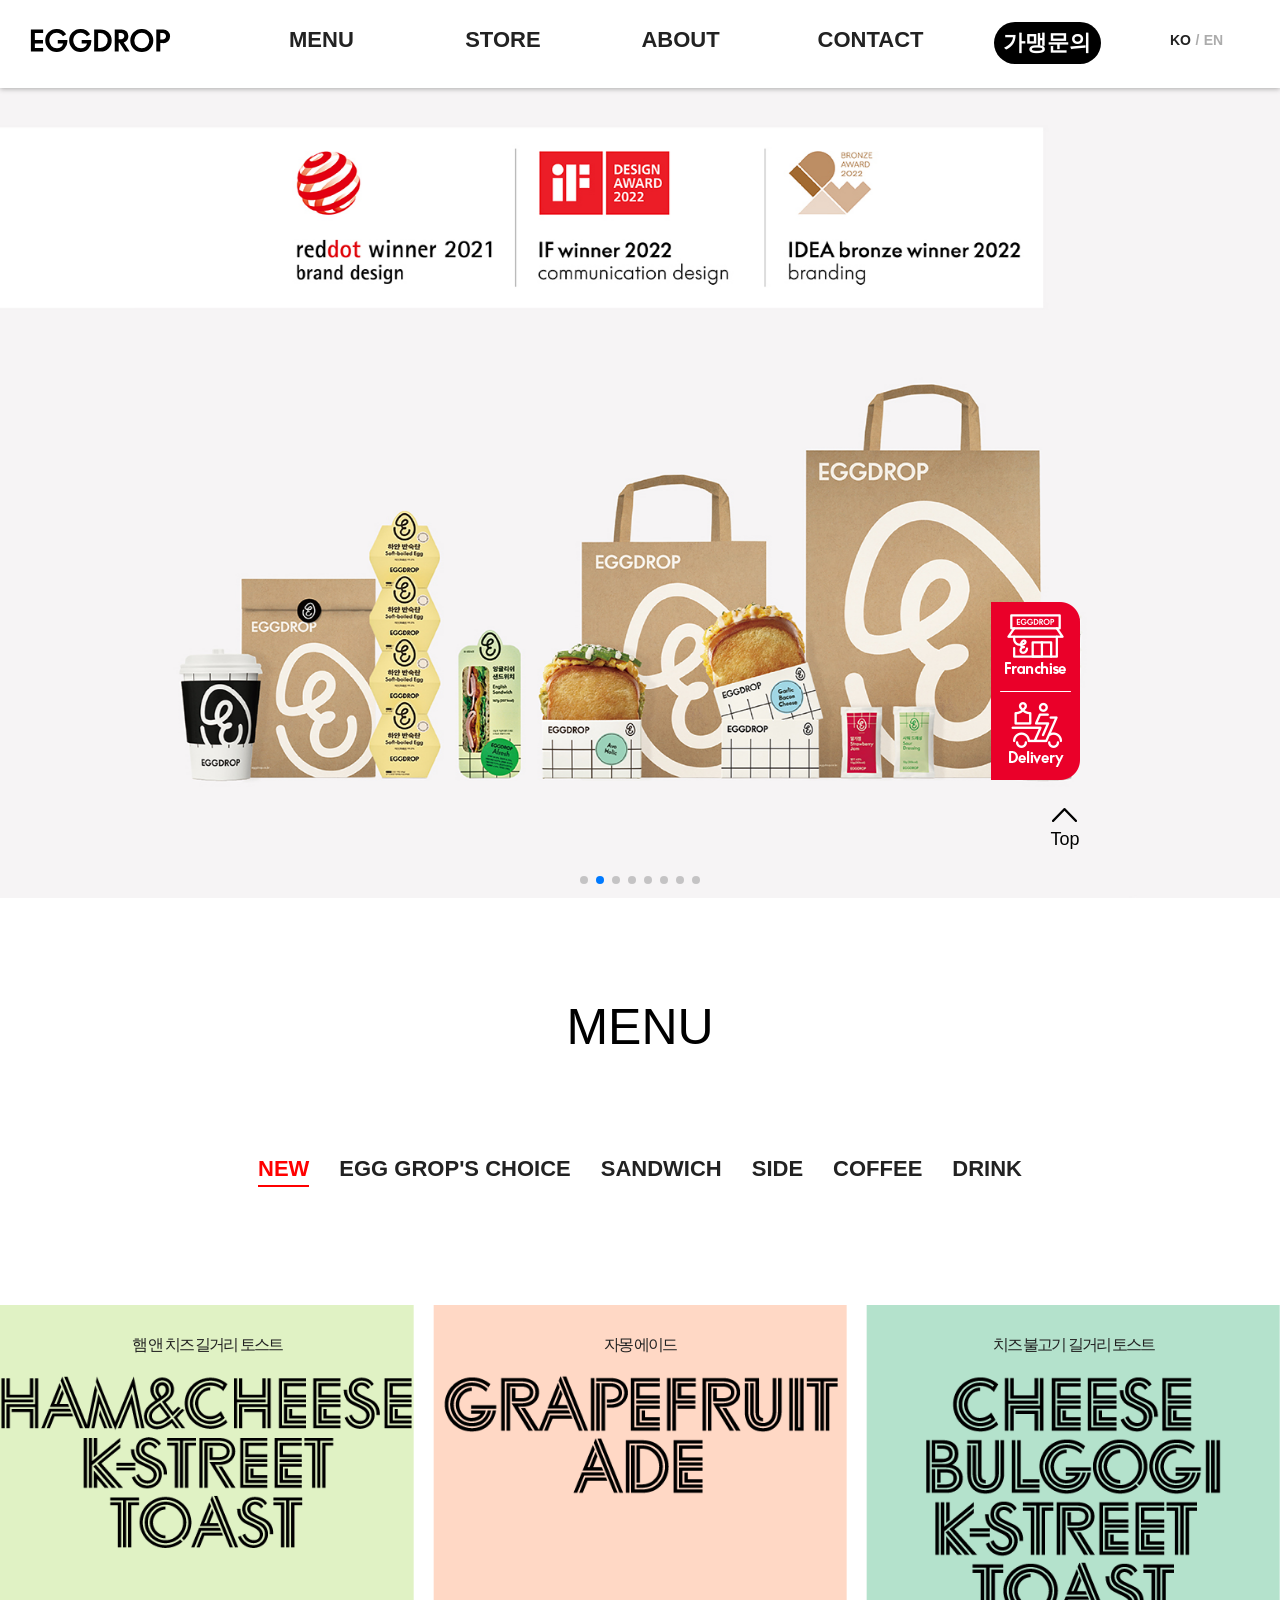
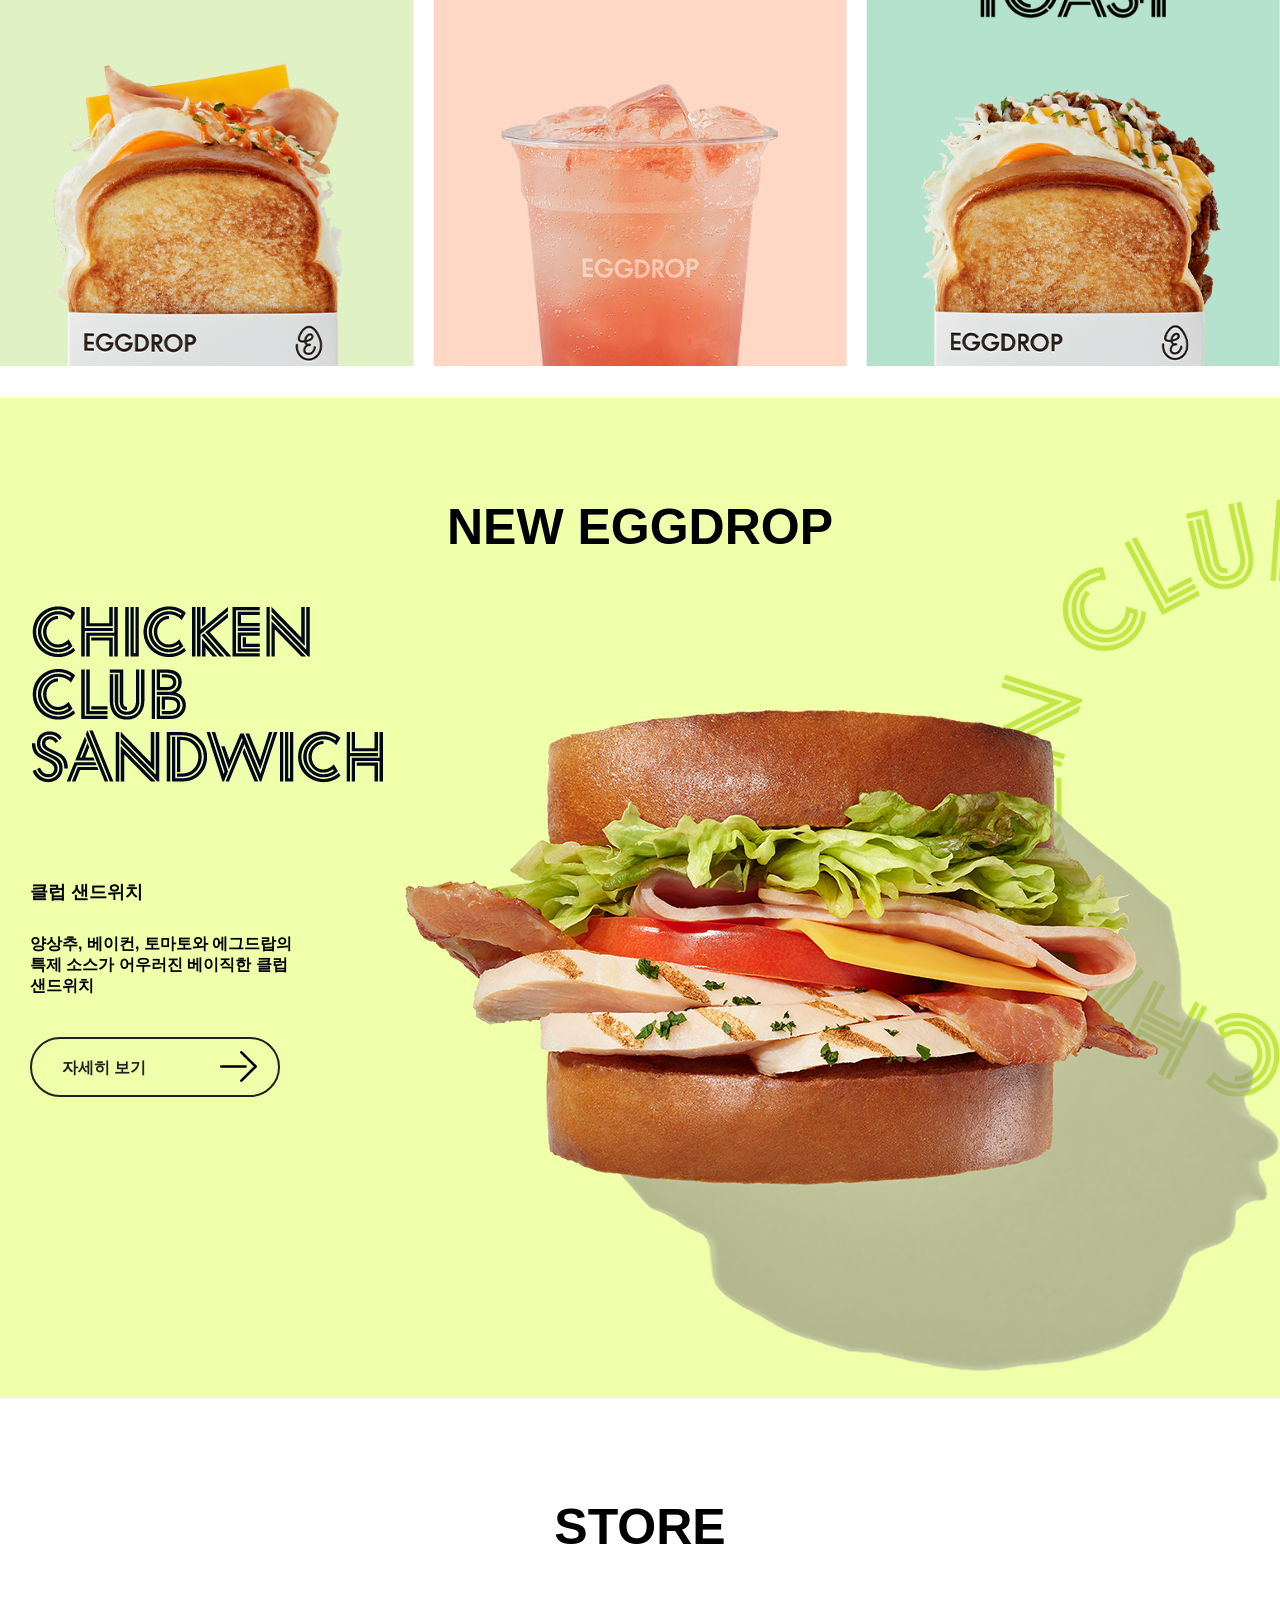
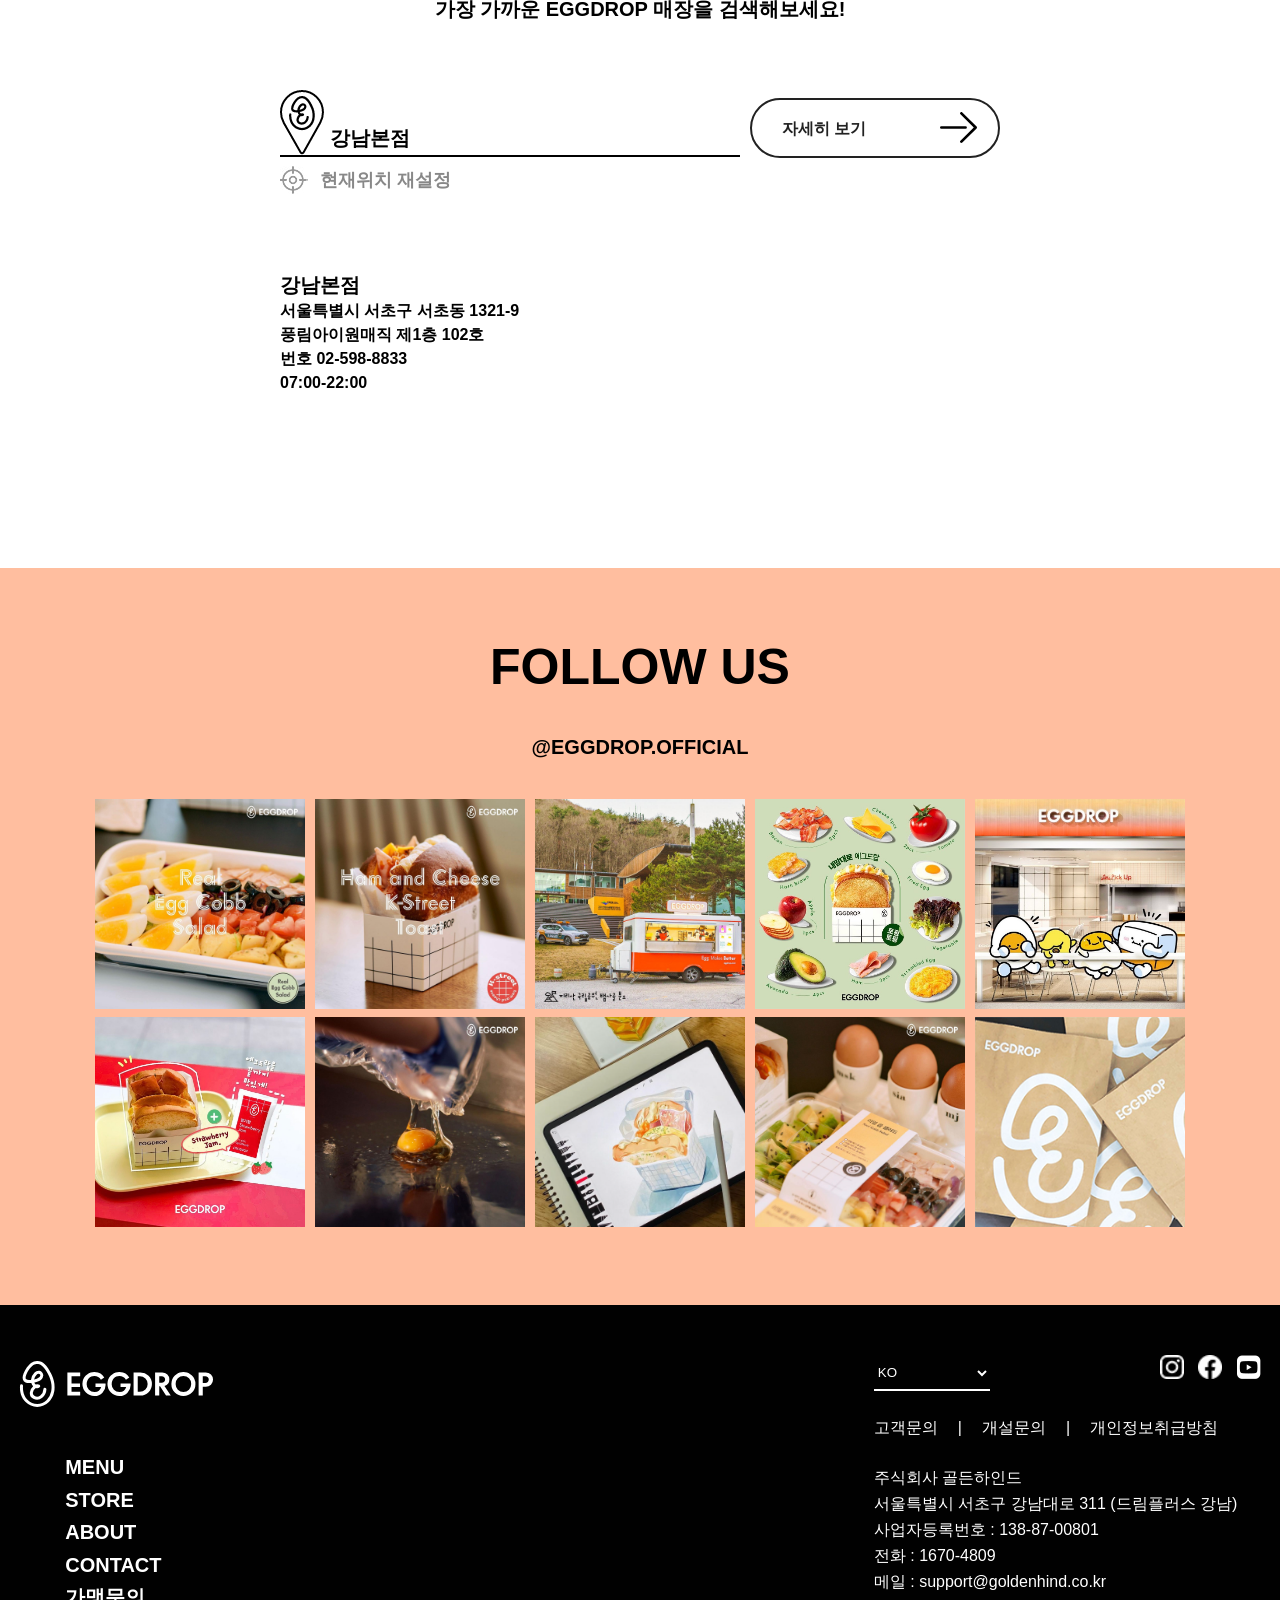
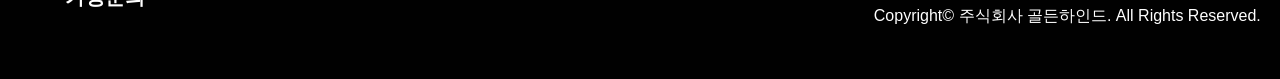
<file: index.html>
<!DOCTYPE html>
<html lang="en">
<head>
    <meta charset="UTF-8">
    <meta http-equiv="X-UA-Compatible" content="IE=edge">
    <meta name="viewport" content="width=device-width, initial-scale=1.0">
    <title>EGGDROP에그드랍_반응형</title>

    <meta name="description" content="더 건강한 한 끼로 일상의 수준을 높이는 코리안 에그 토스트, 에그드랍">
    <meta name="keywords" content="에그드랍,샌드위치,토스트,햄버거,맛집,창업,소자본창업,샌드위치창업,EGG DROP">
    <meta property="og:url" content="https://eggdrop.co.kr/">
    <meta property="og:type" content="website">
    <meta property="og:title" content="에그드랍_반응형">
    <meta property="og:image" content="https://eggdrop.co.kr/assets/images/common/share.jpg">
    <meta property="og:description" content="더 건강한 한 끼로 일상의 수준을 높이는 코리안 에그 토스트, 에그드랍">
    <meta property="og:site_name" content="에그드랍">
    <meta property="og:locale" content="ko_KR">
    <meta property="article:author" content="에그드랍">

    <link rel="stylesheet"  href="https://cdn.jsdelivr.net/npm/swiper@8/swiper-bundle.min.css"/>
    <link rel="stylesheet" href="css/style.css">
    <script src="./js/jquery-1.12.4.min.js"></script>
    <script src="https://cdn.jsdelivr.net/npm/swiper@8/swiper-bundle.min.js"></script>
    <script src="./js/script.js" defer></script>
</head>
<body>
<header class="site-header">
    <div class="container">
        <h1>
            <a href="#">
                <svg xmlns="http://www.w3.org/2000/svg" width="141" height="23" viewBox="0 0 141.551 23.387">
                    <title>EGGDROP</title>
                    <g transform="translate(16658.999 10444.718)"> 
                        <path d="M-1117.239-8467.879v3.739h-8.4v7.087h8.254v3.469h-8.254v4.516h8.4v3.737h-12.44v-22.548Z" transform="translate(-15529.32 -1976.421)"/>
                        <path d="M-1060.729-8456.888a10.742,10.742,0,0,1-10.706,11.065,11.606,11.606,0,0,1-11.812-11.694,11.465,11.465,0,0,1,11.513-11.692,11.37,11.37,0,0,1,9.719,5.324l-3.259,2.152a7.437,7.437,0,0,0-6.459-3.619c-4.187,0-7.357,3.381-7.357,7.866a7.515,7.515,0,0,0,7.536,7.806,6.6,6.6,0,0,0,6.519-4.815h-5.5v-3.47h9.749C-1060.758-8457.605-1060.729-8457.248-1060.729-8456.888Z" transform="translate(-15561.137 -1975.509)"/>
                        <path d="M-983.488-8456.888a10.742,10.742,0,0,1-10.706,11.065,11.606,11.606,0,0,1-11.812-11.694,11.465,11.465,0,0,1,11.513-11.692,11.37,11.37,0,0,1,9.719,5.324l-3.26,2.152a7.436,7.436,0,0,0-6.459-3.619c-4.187,0-7.356,3.381-7.356,7.866a7.515,7.515,0,0,0,7.536,7.806,6.6,6.6,0,0,0,6.519-4.815h-5.5v-3.47h9.749C-983.518-8457.605-983.488-8457.248-983.488-8456.888Z" transform="translate(-15614.063 -1975.509)"/>
                        <path d="M-910.753-8448.589a11.612,11.612,0,0,1-8.613,3.258h-5.951v-22.548h5.951a11.6,11.6,0,0,1,8.613,3.261,11.267,11.267,0,0,1,3.26,8.013A11.278,11.278,0,0,1-910.753-8448.589Zm-10.527-.479h1.5a8,8,0,0,0,5.981-2.182,7.449,7.449,0,0,0,2.153-5.355,7.44,7.44,0,0,0-2.153-5.353,8,8,0,0,0-5.981-2.182h-1.5Z" transform="translate(-15669.352 -1976.421)"/>
                        <path d="M-854.091-8454.332h-.777v9H-858.9v-22.548h6.459a7.331,7.331,0,0,1,5.472,1.973,6.572,6.572,0,0,1,1.944,4.757,6.659,6.659,0,0,1-4.755,6.489l6.1,9.329h-4.605Zm1.166-3.589a3.776,3.776,0,0,0,2.871-.926,3.1,3.1,0,0,0,.867-2.214,3.093,3.093,0,0,0-.867-2.213,3.664,3.664,0,0,0-2.871-.926h-1.944v6.278Z" transform="translate(-15714.857 -1976.421)"/>
                        <path d="M-808.557-8457.517a11.516,11.516,0,0,1,11.662-11.692,11.541,11.541,0,0,1,11.693,11.692,11.541,11.541,0,0,1-11.693,11.694A11.516,11.516,0,0,1-808.557-8457.517Zm19.2,0a7.522,7.522,0,0,0-7.536-7.835,7.5,7.5,0,0,0-7.506,7.835,7.5,7.5,0,0,0,7.506,7.837A7.522,7.522,0,0,0-789.358-8457.517Z" transform="translate(-15749.357 -1975.509)"/>
                        <path d="M-720.525-8445.331h-4.037v-22.548h6.459a7.41,7.41,0,0,1,5.562,2,6.977,6.977,0,0,1,2,4.962,6.985,6.985,0,0,1-2,4.966,7.409,7.409,0,0,1-5.562,2h-2.422Zm4.9-17.912a3.751,3.751,0,0,0-2.961-.956h-1.944v6.577h1.944a3.748,3.748,0,0,0,2.961-.956,3.3,3.3,0,0,0,.927-2.334A3.3,3.3,0,0,0-715.62-8463.243Z" transform="translate(-15806.912 -1976.421)"/>
                    </g>
                    
                </svg>
            </a>
          
        </h1>

        <nav>
            <div class="box">
                <div class="bg"></div>
                <ul>
                    <li><a href="javascript:"><span>MENU</span></a>
                    <div class="sub">
                        <ul>
                            <li><a href="javascript:">New</a>
                            <li><a href="javascript:">EGGDROP's Choice</a></li>
                            <li><a href="javascript:">Sandwich</a></li>
                            <li><a href="javascript:">Side</a></li>
                            <li><a href="javascript:">Coffee</a></li>
                            <li><a href="javascript:">Drink</a></li>
                        </ul>
                    </div>
                    </li>
                    <li><a href="javascript:"><span>STORE</span></a></li>
                    <li><a href="javascript:"><span>ABOUT</span></a>
                    <div class="sub">
                        <ul>
                            <li><a href="javascript:">BRAND</a></li>
                            <li><a href="javascript:">Notice</a></li>
                            <li><a href="javascript:">HISTORY</a></li>
                        </ul>
                    </div>
                    </li>
                    <li><a href="javascript:"><span>CONTACT</span></a>
                    <div class="sub">
                        <ul>
                            <li><a href="javascript:">FAQ</a></li>
                            <li><a href="javascript:">고객문의</a>
                        </ul>
                    </div>
                    </li>
                    <li><a href="javascript:" class="gamaeng"><span>가맹문의</span></a></li>
                    <li>
                            <a href="javascript:" class="active"><span>KO</span></a>
                            <span>/</span>
                            <a href="javascript:"><span>EN</span></a>
                    </li>
                </ul>
            </div>
        </nav>
    </div>
    <div class="mobile-menu">
        <div>
            <div class="mobile-menu-bar">
                <span class="mobile-logo-wrap">
                    <div class="mobile-wrap">
                        <span class="mobile-logoBt">
                            <a href="#">
                                <svg xmlns="http://www.w3.org/2000/svg" width="141" height="23" viewBox="0 0 141.551 23.387">
                                    <title>EGGDROP</title>
                                    <g transform="translate(16658.999 10444.718)"> 
                                        <path d="M-1117.239-8467.879v3.739h-8.4v7.087h8.254v3.469h-8.254v4.516h8.4v3.737h-12.44v-22.548Z" transform="translate(-15529.32 -1976.421)"/>
                                        <path d="M-1060.729-8456.888a10.742,10.742,0,0,1-10.706,11.065,11.606,11.606,0,0,1-11.812-11.694,11.465,11.465,0,0,1,11.513-11.692,11.37,11.37,0,0,1,9.719,5.324l-3.259,2.152a7.437,7.437,0,0,0-6.459-3.619c-4.187,0-7.357,3.381-7.357,7.866a7.515,7.515,0,0,0,7.536,7.806,6.6,6.6,0,0,0,6.519-4.815h-5.5v-3.47h9.749C-1060.758-8457.605-1060.729-8457.248-1060.729-8456.888Z" transform="translate(-15561.137 -1975.509)"/>
                                        <path d="M-983.488-8456.888a10.742,10.742,0,0,1-10.706,11.065,11.606,11.606,0,0,1-11.812-11.694,11.465,11.465,0,0,1,11.513-11.692,11.37,11.37,0,0,1,9.719,5.324l-3.26,2.152a7.436,7.436,0,0,0-6.459-3.619c-4.187,0-7.356,3.381-7.356,7.866a7.515,7.515,0,0,0,7.536,7.806,6.6,6.6,0,0,0,6.519-4.815h-5.5v-3.47h9.749C-983.518-8457.605-983.488-8457.248-983.488-8456.888Z" transform="translate(-15614.063 -1975.509)"/>
                                        <path d="M-910.753-8448.589a11.612,11.612,0,0,1-8.613,3.258h-5.951v-22.548h5.951a11.6,11.6,0,0,1,8.613,3.261,11.267,11.267,0,0,1,3.26,8.013A11.278,11.278,0,0,1-910.753-8448.589Zm-10.527-.479h1.5a8,8,0,0,0,5.981-2.182,7.449,7.449,0,0,0,2.153-5.355,7.44,7.44,0,0,0-2.153-5.353,8,8,0,0,0-5.981-2.182h-1.5Z" transform="translate(-15669.352 -1976.421)"/>
                                        <path d="M-854.091-8454.332h-.777v9H-858.9v-22.548h6.459a7.331,7.331,0,0,1,5.472,1.973,6.572,6.572,0,0,1,1.944,4.757,6.659,6.659,0,0,1-4.755,6.489l6.1,9.329h-4.605Zm1.166-3.589a3.776,3.776,0,0,0,2.871-.926,3.1,3.1,0,0,0,.867-2.214,3.093,3.093,0,0,0-.867-2.213,3.664,3.664,0,0,0-2.871-.926h-1.944v6.278Z" transform="translate(-15714.857 -1976.421)"/>
                                        <path d="M-808.557-8457.517a11.516,11.516,0,0,1,11.662-11.692,11.541,11.541,0,0,1,11.693,11.692,11.541,11.541,0,0,1-11.693,11.694A11.516,11.516,0,0,1-808.557-8457.517Zm19.2,0a7.522,7.522,0,0,0-7.536-7.835,7.5,7.5,0,0,0-7.506,7.835,7.5,7.5,0,0,0,7.506,7.837A7.522,7.522,0,0,0-789.358-8457.517Z" transform="translate(-15749.357 -1975.509)"/>
                                        <path d="M-720.525-8445.331h-4.037v-22.548h6.459a7.41,7.41,0,0,1,5.562,2,6.977,6.977,0,0,1,2,4.962,6.985,6.985,0,0,1-2,4.966,7.409,7.409,0,0,1-5.562,2h-2.422Zm4.9-17.912a3.751,3.751,0,0,0-2.961-.956h-1.944v6.577h1.944a3.748,3.748,0,0,0,2.961-.956,3.3,3.3,0,0,0,.927-2.334A3.3,3.3,0,0,0-715.62-8463.243Z" transform="translate(-15806.912 -1976.421)"/>
                                    </g>
                                </svg>
                            </a>
                        </span>
                        <div class="mobile-appBtn-wrap">
                            <a href="javascript:" class="appbarCloseBt">
                               <i class="appbar-line appbar-line1"></i>
                               <i class="appbar-line appbar-line2"></i>
                               <i class="appbar-line appbar-line3"></i>
                            </a>
                        </div>
                    </div>
                    <div class="mobileNav">
                        <ul>
                            <li><a href="javascript:"><span>MENU</span></a>
                            <div class="sub">
                                <ul>
                                    <li><a href="javascript:">New</a>
                                    <li><a href="javascript:">EGGDROP's Choice</a></li>
                                    <li><a href="javascript:">Sandwich</a></li>
                                    <li><a href="javascript:">Side</a></li>
                                    <li><a href="javascript:">Coffee</a></li>
                                    <li><a href="javascript:">Drink</a></li>
                                </ul>
                            </div>
                            </li>
                            <li><a href="javascript:"><span>STORE</span></a></li>
                            <li><a href="javascript:"><span>ABOUT</span></a>
                            <div class="sub">
                                <ul>
                                    <li><a href="javascript:">BRAND</a></li>
                                    <li><a href="javascript:">Notice</a></li>
                                    <li><a href="javascript:">HISTORY</a></li>
                                </ul>
                            </div>
                            </li>
                            <li><a href="javascript:"><span>CONTACT</span></a>
                            <div class="sub">
                                <ul>
                                    <li><a href="javascript:">FAQ</a></li>
                                    <li><a href="javascript:">고객문의</a>
                                </ul>
                            </div>
                            </li>
                            
                        </ul>
                    </div>
                </span>
            </div>
        </div>
    </div>
</header> 
<main>
    <section id="mainBanner" class="mainBanner">
        <div class="swiper mySwiper">
            <div class="swiper-wrapper">
              <div class="swiper-slide"><a href="#"><img src="./img/img/t_silder1.jpg" alt=""></a></div>
              <div class="swiper-slide"><a href="#"><img src="./img/img/t_silder2.jpg" alt=""></a></div>
              <div class="swiper-slide"><a href="#"><img src="./img/img/t_silder3.jpg" alt=""></a></div>
              <div class="swiper-slide"><a href="#"><img src="./img/img/t_silder4.jpg" alt=""></a></div>
              <div class="swiper-slide"><a href="#"><img src="./img/img/t_silder5.jpg" alt=""></a></div>
              <div class="swiper-slide"><a href="#"><img src="./img/img/t_silder6.jpg" alt=""></a></div>
            </div>
            <div class="swiper-pagination"></div>
          </div>
    </section>
    <section id="sectionMenu" class="section-menu">
        <h2>MENU</h2>
        <div class="tab">
            <div class="tabMenu">
                <ul>
                    <li class="active"><a href="#">new</a></li>
                    <li><a href="#">egg grop's choice</a></li>
                    <li><a href="#">sandwich</a></li>
                    <li><a href="#">side</a></li>
                    <li><a href="#">coffee</a></li>
                    <li><a href="#">drink</a></li>
                </ul>
            </div>
            <div class="tabContents">
                <div class="tabContent">
                    <div class="swiper mySwiper1">
                        <div class="swiper-wrapper">
                            <div class="swiper-slide">
                                <a href="#">
                                 <figure>
                                    <span class="text"><img src="./img/img/s0/1.png" alt=""></span>
                                    <span class="img"><img src="./img/img/s0/1-1.png" alt=""></span>
                                    <span class="mark"><img src="./img/img/s0/1-2.png" alt=""></span>
                                    <figcaption>레몬 에이드</figcaption>
                                 </figure>
                                </a>
                            </div>
                          <div class="swiper-slide">
                            <a href="#">
                                <figure>
                                   <span class="text"><img src="./img/img/s0/2.png" alt=""></span>
                                   <span class="img"><img src="./img/img/s0/2-1.png" alt=""></span>
                                   <span class="mark"><img src="./img/img/s0/2-2.png" alt=""></span>
                                   <figcaption>햄 앤 치즈 길거리 토스트</figcaption>
                                </figure>
                               </a>
                          </div>
                          <div class="swiper-slide">
                            <a href="#">
                                <figure>
                                   <span class="text"><img src="./img/img/s0/3.png" alt=""></span>
                                   <span class="img"><img src="./img/img/s0/3-1.png" alt=""></span>
                                   <span class="mark"><img src="./img/img/s0/3-2.png" alt=""></span>
                                   <figcaption>자몽 에이드</figcaption>
                                </figure>
                               </a>
                          </div>
                          <div class="swiper-slide">
                            <a href="#">
                                <figure>
                                   <span class="text"><img src="./img/img/s0/4.png" alt=""></span>
                                   <span class="img"><img src="./img/img/s0/4-1.png" alt=""></span>
                                   <span class="mark"><img src="./img/img/s0/4-2.png" alt=""></span>
                                   <figcaption>치즈 불고기 길거리 토스트</figcaption>
                                </figure>
                               </a>
                          </div>
                          <div class="swiper-slide">
                            <a href="#">
                                <figure>
                                   <span class="text"><img src="./img/img/s0/5.png" alt=""></span>
                                   <span class="img"><img src="./img/img/s0/5-1.png" alt=""></span>
                                   <span class="mark"><img src="./img/img/s0/5-2.png" alt=""></span>
                                   <figcaption>아보 베이컨 길거리 토스트</figcaption>
                                </figure>
                               </a>
                          </div>
                          <div class="swiper-slide">
                            <a href="#">
                                <figure>
                                   <span class="text"><img src="./img/img/s0/6.png" alt=""></span>
                                   <span class="img"><img src="./img/img/s0/6-1.png" alt=""></span>
                                   <span class="mark"><img src="./img/img/s0/6-2.png" alt=""></span>
                                   <figcaption>오렌지 에이드</figcaption>
                                </figure>
                               </a>
                          </div>
                          <div class="swiper-slide">
                            <a href="#">
                                <figure>
                                   <span class="text"><img src="./img/img/s0/7.png" alt=""></span>
                                   <span class="img"><img src="./img/img/s0/7-1.png" alt=""></span>
                                   <span class="mark"><img src="./img/img/s0/7-2.png" alt=""></span>
                                   <figcaption>리얼 치킨 콥 샐러드</figcaption>
                                </figure>
                               </a>
                          </div>
                          <div class="swiper-slide">
                            <a href="#">
                                <figure>
                                   <span class="text"><img src="./img/img/s0/8.png" alt=""></span>
                                   <span class="img"><img src="./img/img/s0/8-1.png" alt=""></span>
                                   <span class="mark"><img src="./img/img/s0/8-2.png" alt=""></span>
                                   <figcaption>리얼 아보카도 콥 샐러드</figcaption>
                                </figure>
                               </a>
                          </div>
                          <div class="swiper-slide">
                            <a href="#">
                                <figure>
                                   <span class="text"><img src="./img/img/s0/9.png" alt=""></span>
                                   <span class="img"><img src="./img/img/s0/9-1.png" alt=""></span>
                                   <span class="mark"><img src="./img/img/s0/9-2.png" alt=""></span>
                                   <figcaption>(ICE) 아메리카노</figcaption>
                                </figure>
                               </a>
                          </div>
                        </div>
                    </div>
                </div>
                <div class="tabContent">
                    <div class="swiper mySwiper1">
                        <div class="swiper-wrapper">
                            <div class="swiper-slide">
                                <a href="#">
                                 <figure>
                                    <span class="text"><img src="./img/img/s1/1.png" alt=""></span>
                                    <span class="img"><img src="./img/img/s1/1-1.png" alt=""></span>
                                    <span class="mark"><img src="./img/img/s1/1-2.png" alt=""></span>
                                    <figcaption>길거리 토스트 세트</figcaption>
                                 </figure>
                                </a>
                            </div>
                          <div class="swiper-slide">
                            <a href="#">
                                <figure>
                                   <span class="text"><img src="./img/img/s1/2.png" alt=""></span>
                                   <span class="img"><img src="./img/img/s1/2-1.png" alt=""></span>
                                   <span class="mark"><img src="./img/img/s1/2-2.png" alt=""></span>
                                   <figcaption>레몬에이드</figcaption>
                                </figure>
                               </a>
                          </div>
                          <div class="swiper-slide">
                            <a href="#">
                                <figure>
                                   <span class="text"><img src="./img/img/s1/3.png" alt=""></span>
                                   <span class="img"><img src="./img/img/s1/3-1.png" alt=""></span>
                                   <span class="mark"><img src="./img/img/s1/3-2.png" alt=""></span>
                                   <figcaption>미스터 에그</figcaption>
                                </figure>
                               </a>
                          </div>
                          <div class="swiper-slide">
                            <a href="#">
                                <figure>
                                   <span class="text"><img src="./img/img/s1/4.png" alt=""></span>
                                   <span class="img"><img src="./img/img/s1/4-1.png" alt=""></span>
                                   <span class="mark"><img src="./img/img/s1/4-2.png" alt=""></span>
                                   <figcaption>반했드랍 세트</figcaption>
                                </figure>
                               </a>
                          </div>
                          <div class="swiper-slide">
                            <a href="#">
                                <figure>
                                   <span class="text"><img src="./img/img/s1/5.png" alt=""></span>
                                   <span class="img"><img src="./img/img/s1/5-1.png" alt=""></span>
                                   <span class="mark"><img src="./img/img/s1/5-2.png" alt=""></span>
                                   <figcaption>치킨 클럽샌드위치</figcaption>
                                </figure>
                               </a>
                          </div>
                          <div class="swiper-slide">
                            <a href="#">
                                <figure>
                                   <span class="text"><img src="./img/img/s1/6.png" alt=""></span>
                                   <span class="img"><img src="./img/img/s1/6-1.png" alt=""></span>
                                   <span class="mark"><img src="./img/img/s1/6-2.png" alt=""></span>
                                   <figcaption>클럽샌드위치</figcaption>
                                </figure>
                               </a>
                          </div>
                          <div class="swiper-slide">
                            <a href="#">
                                <figure>
                                   <span class="text"><img src="./img/img/s1/7.png" alt=""></span>
                                   <span class="img"><img src="./img/img/s1/7-1.png" alt=""></span>
                                   <span class="mark"><img src="./img/img/s1/7-2.png" alt=""></span>
                                   <figcaption>햄 앤 치즈 길거리 토스트</figcaption>
                                </figure>
                               </a>
                          </div>
                          <div class="swiper-slide">
                            <a href="#">
                                <figure>
                                   <span class="text"><img src="./img/img/s1/8.png" alt=""></span>
                                   <span class="img"><img src="./img/img/s1/8-1.png" alt=""></span>
                                   <span class="mark"><img src="./img/img/s1/8-2.png" alt=""></span>
                                   <figcaption>(ICE) 카페라떼</figcaption>
                                </figure>
                               </a>
                          </div>
                          <div class="swiper-slide">
                            <a href="#">
                                <figure>
                                   <span class="text"><img src="./img/img/s1/9.png" alt=""></span>
                                   <span class="img"><img src="./img/img/s1/9-1.png" alt=""></span>
                                   <span class="mark"><img src="./img/img/s1/9-2.png" alt=""></span>
                                   <figcaption>아메리칸 햄 치즈</figcaption>
                                </figure>
                               </a>
                          </div>
                        </div>
                    </div>
                </div>
                <div class="tabContent">
                    <div class="swiper mySwiper1">
                        <div class="swiper-wrapper">
                            <div class="swiper-slide">
                                <a href="#">
                                 <figure>
                                    <span class="text"><img src="./img/img/s2/1.png" alt=""></span>
                                    <span class="img"><img src="./img/img/s2/1-1.png" alt=""></span>
                                    <span class="mark"><img src="./img/img/s2/1-2.png" alt=""></span>
                                    <figcaption>아보 베이컨 길거리 토스트</figcaption>
                                 </figure>
                                </a>
                            </div>
                          <div class="swiper-slide">
                            <a href="#">
                                <figure>
                                   <span class="text"><img src="./img/img/s2/2.png" alt=""></span>
                                   <span class="img"><img src="./img/img/s2/2-1.png" alt=""></span>
                                   <span class="mark"><img src="./img/img/s2/2-2.png" alt=""></span>
                                   <figcaption>클럽샌드위치 세트</figcaption>
                                </figure>
                               </a>
                          </div>
                          <div class="swiper-slide">
                            <a href="#">
                                <figure>
                                   <span class="text"><img src="./img/img/s2/3.png" alt=""></span>
                                   <span class="img"><img src="./img/img/s2/3-1.png" alt=""></span>
                                   <span class="mark"><img src="./img/img/s2/3-2.png" alt=""></span>
                                   <figcaption>갈릭 베이컨 치즈 세트</figcaption>
                                </figure>
                               </a>
                          </div>
                          <div class="swiper-slide">
                            <a href="#">
                                <figure>
                                   <span class="text"><img src="./img/img/s2/4.png" alt=""></span>
                                   <span class="img"><img src="./img/img/s2/4-1.png" alt=""></span>
                                   <span class="mark"><img src="./img/img/s2/4-2.png" alt=""></span>
                                   <figcaption>데리야끼 바베큐</figcaption>
                                </figure>
                               </a>
                          </div>
                          <div class="swiper-slide">
                            <a href="#">
                                <figure>
                                   <span class="text"><img src="./img/img/s2/5.png" alt=""></span>
                                   <span class="img"><img src="./img/img/s2/5-1.png" alt=""></span>
                                   <span class="mark"><img src="./img/img/s2/5-2.png" alt=""></span>
                                   <figcaption>리얼 치킨 콥 샐러드</figcaption>
                                </figure>
                               </a>
                          </div>
                          <div class="swiper-slide">
                            <a href="#">
                                <figure>
                                   <span class="text"><img src="./img/img/s2/6.png" alt=""></span>
                                   <span class="img"><img src="./img/img/s2/6-1.png" alt=""></span>
                                   <span class="mark"><img src="./img/img/s2/6-2.png" alt=""></span>
                                   <figcaption>갈릭 베이컨 치즈</figcaption>
                                </figure>
                               </a>
                          </div>
                          <div class="swiper-slide">
                            <a href="#">
                                <figure>
                                   <span class="text"><img src="./img/img/s2/7.png" alt=""></span>
                                   <span class="img"><img src="./img/img/s2/7-1.png" alt=""></span>
                                   <span class="mark"><img src="./img/img/s2/7-2.png" alt=""></span>
                                   <figcaption>(ICE) 바닐라라떼</figcaption>
                                </figure>
                               </a>
                          </div>
                          <div class="swiper-slide">
                            <a href="#">
                                <figure>
                                   <span class="text"><img src="./img/img/s2/8.png" alt=""></span>
                                   <span class="img"><img src="./img/img/s2/8-1.png" alt=""></span>
                                   <span class="mark"><img src="./img/img/s2/8-2.png" alt=""></span>
                                   <figcaption>딸기잼</figcaption>
                                </figure>
                               </a>
                          </div>
                          <div class="swiper-slide">
                            <a href="#">
                                <figure>
                                   <span class="text"><img src="./img/img/s2/9.png" alt=""></span>
                                   <span class="img"><img src="./img/img/s2/9-1.png" alt=""></span>
                                   <span class="mark"><img src="./img/img/s2/9-2.png" alt=""></span>
                                   <figcaption>반했드랍 반숙란</figcaption>
                                </figure>
                               </a>
                          </div>
                        </div>
                    </div>
                </div>
                <div class="tabContent">
                    <div class="swiper mySwiper1">
                        <div class="swiper-wrapper">
                            <div class="swiper-slide">
                                <a href="#">
                                 <figure>
                                    <span class="text"><img src="./img/img/s3/1.png" alt=""></span>
                                    <span class="img"><img src="./img/img/s3/1-1.png" alt=""></span>
                                    <span class="mark"><img src="./img/img/s3/1-2.png" alt=""></span>
                                    <figcaption>시그니쳐 브런치 세트</figcaption>
                                 </figure>
                                </a>
                            </div>
                          <div class="swiper-slide">
                            <a href="#">
                                <figure>
                                   <span class="text"><img src="./img/img/s3/2.png" alt=""></span>
                                   <span class="img"><img src="./img/img/s3/2-1.png" alt=""></span>
                                   <span class="mark"><img src="./img/img/s3/2-2.png" alt=""></span>
                                   <figcaption>햄 앤 치즈 프렌치토스트</figcaption>
                                </figure>
                               </a>
                          </div>
                          <div class="swiper-slide">
                            <a href="#">
                                <figure>
                                   <span class="text"><img src="./img/img/s3/3.png" alt=""></span>
                                   <span class="img"><img src="./img/img/s3/3-1.png" alt=""></span>
                                   <span class="mark"><img src="./img/img/s3/3-2.png" alt=""></span>
                                   <figcaption>(ICE) 제주말차라떼</figcaption>
                                </figure>
                               </a>
                          </div>
                          <div class="swiper-slide">
                            <a href="#">
                                <figure>
                                   <span class="text"><img src="./img/img/s3/4.png" alt=""></span>
                                   <span class="img"><img src="./img/img/s3/4-1.png" alt=""></span>
                                   <span class="mark"><img src="./img/img/s3/4-2.png" alt=""></span>
                                   <figcaption>아보홀릭</figcaption>
                                </figure>
                               </a>
                          </div>
                          <div class="swiper-slide">
                            <a href="#">
                                <figure>
                                   <span class="text"><img src="./img/img/s3/5.png" alt=""></span>
                                   <span class="img"><img src="./img/img/s3/5-1.png" alt=""></span>
                                   <span class="mark"><img src="./img/img/s3/5-2.png" alt=""></span>
                                   <figcaption>(ICE) 밀크초콜릿</figcaption>
                                </figure>
                               </a>
                          </div>
                          <div class="swiper-slide">
                            <a href="#">
                                <figure>
                                   <span class="text"><img src="./img/img/s3/6.png" alt=""></span>
                                   <span class="img"><img src="./img/img/s3/6-1.png" alt=""></span>
                                   <span class="mark"><img src="./img/img/s3/6-2.png" alt=""></span>
                                   <figcaption>베이컨 딥 치즈 번</figcaption>
                                </figure>
                               </a>
                          </div>
                          <div class="swiper-slide">
                            <a href="#">
                                <figure>
                                   <span class="text"><img src="./img/img/s3/7.png" alt=""></span>
                                   <span class="img"><img src="./img/img/s3/7-1.png" alt=""></span>
                                   <span class="mark"><img src="./img/img/s3/7-2.png" alt=""></span>
                                   <figcaption>(HOT) 아메리카노</figcaption>
                                </figure>
                               </a>
                          </div>
                          <div class="swiper-slide">
                            <a href="#">
                                <figure>
                                   <span class="text"><img src="./img/img/s3/8.png" alt=""></span>
                                   <span class="img"><img src="./img/img/s3/8-1.png" alt=""></span>
                                   <span class="mark"><img src="./img/img/s3/8-2.png" alt=""></span>
                                   <figcaption>(HOT) 카페라떼</figcaption>
                                </figure>
                               </a>
                          </div>
                          <div class="swiper-slide">
                            <a href="#">
                                <figure>
                                   <span class="text"><img src="./img/img/s3/9.png" alt=""></span>
                                   <span class="img"><img src="./img/img/s3/9-1.png" alt=""></span>
                                   <span class="mark"><img src="./img/img/s3/9-2.png" alt=""></span>
                                   <figcaption>(HOT) 수제라떼</figcaption>
                                </figure>
                               </a>
                          </div>
                        </div>
                    </div>
                </div>
                <div class="tabContent">
                    <div class="swiper mySwiper1">
                        <div class="swiper-wrapper">
                            <div class="swiper-slide">
                                <a href="#">
                                 <figure>
                                    <span class="text"><img src="./img/img/s4/1.png" alt=""></span>
                                    <span class="img"><img src="./img/img/s4/1-1.png" alt=""></span>
                                    <span class="mark"><img src="./img/img/s4/1-2.png" alt=""></span>
                                    <figcaption>(HOT) 아메리카노</figcaption>
                                 </figure>
                                </a>
                            </div>
                          <div class="swiper-slide">
                            <a href="#">
                                <figure>
                                   <span class="text"><img src="./img/img/s4/2.png" alt=""></span>
                                   <span class="img"><img src="./img/img/s4/2-1.png" alt=""></span>
                                   <span class="mark"><img src="./img/img/s4/2-2.png" alt=""></span>
                                   <figcaption>(HOT) 카페라떼</figcaption>
                                </figure>
                               </a>
                          </div>
                          <div class="swiper-slide">
                            <a href="#">
                                <figure>
                                   <span class="text"><img src="./img/img/s4/3.png" alt=""></span>
                                   <span class="img"><img src="./img/img/s4/3-1.png" alt=""></span>
                                   <span class="mark"><img src="./img/img/s4/3-2.png" alt=""></span>
                                   <figcaption>(HOT) 수제라떼</figcaption>
                                </figure>
                               </a>
                          </div>
                          <div class="swiper-slide">
                            <a href="#">
                                <figure>
                                   <span class="text"><img src="./img/img/s4/4.png" alt=""></span>
                                   <span class="img"><img src="./img/img/s4/4-1.png" alt=""></span>
                                   <span class="mark"><img src="./img/img/s4/4-2.png" alt=""></span>
                                   <figcaption>(HOT) 다크초콜릿모카</figcaption>
                                </figure>
                               </a>
                          </div>
                          <div class="swiper-slide">
                            <a href="#">
                                <figure>
                                   <span class="text"><img src="./img/img/s4/5.png" alt=""></span>
                                   <span class="img"><img src="./img/img/s4/5-1.png" alt=""></span>
                                   <span class="mark"><img src="./img/img/s4/5-2.png" alt=""></span>
                                   <figcaption>(HOT) 바닐라라떼</figcaption>
                                </figure>
                               </a>
                          </div>
                          <div class="swiper-slide">
                            <a href="#">
                                <figure>
                                   <span class="text"><img src="./img/img/s4/6.png" alt=""></span>
                                   <span class="img"><img src="./img/img/s4/6-1.png" alt=""></span>
                                   <span class="mark"><img src="./img/img/s4/6-2.png" alt=""></span>
                                   <figcaption>(HOT) 제주말차라떼</figcaption>
                                </figure>
                               </a>
                          </div>
                          <div class="swiper-slide">
                            <a href="#">
                                <figure>
                                   <span class="text"><img src="./img/img/s4/7.png" alt=""></span>
                                   <span class="img"><img src="./img/img/s4/7-1.png" alt=""></span>
                                   <span class="mark"><img src="./img/img/s4/7-2.png" alt=""></span>
                                   <figcaption>(HOT) 밀크초콜릿</figcaption>
                                </figure>
                               </a>
                          </div>
                         
                        </div>
                    </div>
                </div>
                <div class="tabContent">
                    <div class="swiper mySwiper1">
                        <div class="swiper-wrapper">
                            <div class="swiper-slide">
                                <a href="#">
                                 <figure>
                                    <span class="text"><img src="./img/img/s5/1.png" alt=""></span>
                                    <span class="img"><img src="./img/img/s5/1-1.png" alt=""></span>
                                    <span class="mark"><img src="./img/img/s5/1-2.png" alt=""></span>
                                    <figcaption>(ICE) 아메리카노</figcaption>
                                 </figure>
                                </a>
                            </div>
                          <div class="swiper-slide">
                            <a href="#">
                                <figure>
                                   <span class="text"><img src="./img/img/s5/2.png" alt=""></span>
                                   <span class="img"><img src="./img/img/s5/2-1.png" alt=""></span>
                                   <span class="mark"><img src="./img/img/s5/2-2.png" alt=""></span>
                                   <figcaption>(ICE) 카페라떼</figcaption>
                                </figure>
                               </a>
                          </div>
                          <div class="swiper-slide">
                            <a href="#">
                                <figure>
                                   <span class="text"><img src="./img/img/s5/3.png" alt=""></span>
                                   <span class="img"><img src="./img/img/s5/3-1.png" alt=""></span>
                                   <span class="mark"><img src="./img/img/s5/3-2.png" alt=""></span>
                                   <figcaption>(ICE) 수제라떼</figcaption>
                                </figure>
                               </a>
                          </div>
                          <div class="swiper-slide">
                            <a href="#">
                                <figure>
                                   <span class="text"><img src="./img/img/s5/4.png" alt=""></span>
                                   <span class="img"><img src="./img/img/s5/4-1.png" alt=""></span>
                                   <span class="mark"><img src="./img/img/s5/4-2.png" alt=""></span>
                                   <figcaption>(ICE) 다크초콜릿모카</figcaption>
                                </figure>
                               </a>
                          </div>
                          <div class="swiper-slide">
                            <a href="#">
                                <figure>
                                   <span class="text"><img src="./img/img/s5/5.png" alt=""></span>
                                   <span class="img"><img src="./img/img/s5/5-1.png" alt=""></span>
                                   <span class="mark"><img src="./img/img/s5/5-2.png" alt=""></span>
                                   <figcaption>(ICE) 신선한 우유</figcaption>
                                </figure>
                               </a>
                          </div>
                          <div class="swiper-slide">
                            <a href="#">
                                <figure>
                                   <span class="text"><img src="./img/img/s5/6.png" alt=""></span>
                                   <span class="img"><img src="./img/img/s5/6-1.png" alt=""></span>
                                   <span class="mark"><img src="./img/img/s5/6-2.png" alt=""></span>
                                   <figcaption>(ICE) 바닐라라떼</figcaption>
                                </figure>
                               </a>
                          </div>
                          <div class="swiper-slide">
                            <a href="#">
                                <figure>
                                   <span class="text"><img src="./img/img/s5/7.png" alt=""></span>
                                   <span class="img"><img src="./img/img/s5/7-1.png" alt=""></span>
                                   <span class="mark"><img src="./img/img/s5/7-2.png" alt=""></span>
                                   <figcaption>(ICE) 제주말차라떼</figcaption>
                                </figure>
                               </a>
                          </div>
                          <div class="swiper-slide">
                            <a href="#">
                                <figure>
                                   <span class="text"><img src="./img/img/s5/8.png" alt=""></span>
                                   <span class="img"><img src="./img/img/s5/8-1.png" alt=""></span>
                                   <span class="mark"><img src="./img/img/s5/8-2.png" alt=""></span>
                                   <figcaption>(ICE) 밀크초콜릿</figcaption>
                                </figure>
                               </a>
                          </div>
                          
                        </div>
                    </div>
                </div>
            </div>
        </div>
    </section>
    <section id="newEggdrop" class="new-eggdrop">
        <h2>new eggdrop</h2>
        <div class="container">
            <span class="text"><img src="./img/img/F_chickenCulUbSanWich.png" alt=""></span>

            <h3>클럽 샌드위치</h3>
            <p>양상추, 베이컨, 토마토와 에그드랍의 <br>
                특제 소스가 어우러진 베이직한 클럽 <br>
                샌드위치
            </p>
            <a href="#">자세히 보기</a>
        </div>
        <div class="spin">
            <img src="./img/img/new_menu1.png" alt="">
        </div>
        <div class="club">
            <img src="./img/img/new_menu2.png" alt="">
        </div>
    </section>
    <section id="store" class="store">
        <h2>store</h2>
        <h3>가장 가까운 EGGDROP 매장을 검색해보세요!</h3>
       <div class="container">
           <div id="map">
                <input type="text" placeholder="강남본점">
                <a href="#">자세히 보기</a>
                <p>현재위치 재설정</p>
           </div>
           <div class="mapaddress">
            <h3>강남본점</h3>
            <address>
                서울특별시 서초구 서초동 1321-9 <br>
                풍림아이원매직 제1층 102호 <br>
                번호 02-598-8833  <br>
                07:00-22:00
            </address>
           </div>
       </div>
    </section>
    <section id="followUs" class="follow-us">
        <h2>follow us</h2>
        <h3>@EGGDROP.OFFICIAL</h3>

        <div class="followImg-wrap">
            <ul>
                <li><a href="https://www.instagram.com/p/Cd67H3oPzV_/?utm_source=ig_web_copy_link"  target="_blank"><img src="./img/img/bottom_img1.jpg" alt="eggdropimg1"></a></li>
                <li><a href="https://www.instagram.com/p/CdKRDxPPpvP/?utm_source=ig_web_copy_link"  target="_blank"><img src="./img/img/bottom_img2.jpg" alt="eggdropimg2"></a></li>
                <li><a href="https://www.instagram.com/p/CW2J4wpvhd1"  target="_blank"><img src="./img/img/bottom_img3.jpg" alt="eggdropimg3"></a></li>
                <li><a href="https://www.instagram.com/p/CWrej7NvJs0"  target="_blank"><img src="./img/img/bottom_img4.jpg" alt="eggdropimg4"></a></li>
                <li><a href="https://www.instagram.com/p/CWAF6JHPKvc"  target="_blank"><img src="./img/img/bottom_img5.jpg" alt="eggdropimg5"></a></li>
                <li><a href="https://www.instagram.com/p/CWmw-V0PupU"  target="_blank"><img src="./img/img/bottom_img6.jpg" alt="eggdropimg6"></a></li>
                <li><a href="https://www.instagram.com/p/CdW-S_bvKVy/?utm_source=ig_web_copy_link"  target="_blank"><img src="./img/img/bottom_img7.jpg" alt="eggdropimg7"></a></li>
                <li><a href="https://www.instagram.com/p/CQucUq4FXZh/"  target="_blank"><img src="./img/img/bottom_img8.png" alt="eggdropimg8"></a></li>
                <li><a href="https://www.instagram.com/p/CexDv9Tv-GE/?utm_source=ig_web_copy_link"  target="_blank"><img src="./img/img/bottom_img9.jpg" alt="eggdropimg9"></a></li>
                <li><a href="https://www.instagram.com/p/CN6uhL5lFJ2/"  target="_blank"><img src="./img/img/bottom_img10.png" alt="eggdropimg10"></a></li>
            </ul>
        </div>
    </section>
</main>
<footer id="footer" class="footer-site">
    <div class="container">
        <div class="foot-left">
            <h1 class="logo">
                <a href="#">
                    <svg xmlns="http://www.w3.org/2000/svg" width="195" height="46" viewBox="0 0 195.114 46.482">
                        <title>EGGDROP</title>
                        <g transform="translate(-84.569 4455.042)">
                            <path fill="white" d="M102.022-4408.56a17.307,17.307,0,0,1-11.735-4.976c-5.617-5.616-5.944-12.764-5.64-16.525a1.512,1.512,0,0,1,1.635-1.39,1.516,1.516,0,0,1,1.39,1.634c-.262,3.239.008,9.381,4.761,14.135a14.377,14.377,0,0,0,9.589,4.085,14.377,14.377,0,0,0,9.589-4.085,16.6,16.6,0,0,0,4.536-8.781,23.491,23.491,0,0,0-.212-9.346,28.33,28.33,0,0,0-1.93-5.758c-5.111-11.152-9.287-12.442-11.983-12.442-2.053,0-5.228.719-9.074,6.922-1.716,2.707-3.46,7.1-2.292,8.35a5.216,5.216,0,0,0,3.508.971,15.215,15.215,0,0,0,1.6-.06q.02-.282.057-.564a11.347,11.347,0,0,1,3.291-6.772c2.02-2.02,5.409-2.923,7.713-.619a4.481,4.481,0,0,1,1.311,3.466,6.021,6.021,0,0,1-1.907,3.883c-1.314,1.314-4.117,2.5-7.122,3.156a4.558,4.558,0,0,0,1.446,2.092,4.353,4.353,0,0,1,3.715.186,1.518,1.518,0,0,1,.75,1.163,1.514,1.514,0,0,1-.5,1.287,4.1,4.1,0,0,1-3.926.726,6.651,6.651,0,0,0-2.936,4.7,3.326,3.326,0,0,0,1.8,3.53,5.485,5.485,0,0,0,5.684-.68,8.236,8.236,0,0,0,3.128-6.22,1.519,1.519,0,0,1,1.517-1.484h.035a1.518,1.518,0,0,1,1.483,1.552,11.152,11.152,0,0,1-4.188,8.458,8.483,8.483,0,0,1-9.038,1.077,6.338,6.338,0,0,1-3.442-6.479,9.542,9.542,0,0,1,3.243-6.174,7.961,7.961,0,0,1-1.8-3.264,18.84,18.84,0,0,1-1.957.075c-2.608-.044-4.516-.694-5.674-1.934-1.509-1.614-1.585-4.212-.225-7.72a27.493,27.493,0,0,1,2.165-4.316c3.526-5.687,7.229-8.343,11.645-8.343,5.691,0,10.237,4.383,14.742,14.212a31.339,31.339,0,0,1,2.136,6.378,26.544,26.544,0,0,1,.226,10.566,19.841,19.841,0,0,1-5.37,10.35A17.306,17.306,0,0,1,102.022-4408.56Zm1.441-33.551a3.214,3.214,0,0,0-2.208,1.1,8.23,8.23,0,0,0-2.375,4.672,12.725,12.725,0,0,0,5.2-2.235,3.072,3.072,0,0,0,1.023-1.906,1.484,1.484,0,0,0-.427-1.149A1.689,1.689,0,0,0,103.463-4442.11Z" />
                            <g transform="translate(132.492 -4443.96)">
                                <path fill="white" d="M243.913-4419.854v3.886h-8.738v7.37h8.583v3.607h-8.583v4.7h8.738v3.888H230.977v-23.447Z" transform="translate(-230.977 4420.29)" />
                                <path fill="white" d="M300.824-4408.374a11.169,11.169,0,0,1-11.132,11.506,12.067,12.067,0,0,1-12.283-12.158,11.922,11.922,0,0,1,11.972-12.159,11.825,11.825,0,0,1,10.106,5.535l-3.389,2.239a7.73,7.73,0,0,0-6.717-3.762c-4.353,0-7.65,3.514-7.65,8.178a7.814,7.814,0,0,0,7.836,8.116,6.863,6.863,0,0,0,6.779-5.007h-5.722v-3.607h10.137C300.793-4409.12,300.824-4408.747,300.824-4408.374Z" transform="translate(-262.21 4421.185)" />
                                <path fill="white" d="M378.065-4408.374a11.169,11.169,0,0,1-11.132,11.506,12.067,12.067,0,0,1-12.283-12.158,11.922,11.922,0,0,1,11.972-12.159,11.825,11.825,0,0,1,10.106,5.535l-3.389,2.239a7.73,7.73,0,0,0-6.717-3.762c-4.353,0-7.65,3.514-7.65,8.178a7.813,7.813,0,0,0,7.836,8.116,6.863,6.863,0,0,0,6.779-5.007h-5.722v-3.607H378C378.034-4409.12,378.065-4408.747,378.065-4408.374Z" transform="translate(-314.168 4421.185)" />
                                <path fill="white" d="M450.483-4399.8a12.065,12.065,0,0,1-8.956,3.39h-6.188v-23.447h6.188a12.065,12.065,0,0,1,8.956,3.389,11.721,11.721,0,0,1,3.389,8.333A11.722,11.722,0,0,1,450.483-4399.8Zm-10.946-.5h1.555a8.312,8.312,0,0,0,6.219-2.27,7.742,7.742,0,0,0,2.239-5.567,7.739,7.739,0,0,0-2.239-5.566,8.314,8.314,0,0,0-6.219-2.271h-1.555Z" transform="translate(-368.445 4420.29)" />
                                <path fill="white" d="M506.757-4405.769h-.808v9.361h-4.2v-23.447h6.717a7.616,7.616,0,0,1,5.69,2.052,6.825,6.825,0,0,1,2.021,4.944,6.925,6.925,0,0,1-4.944,6.749l6.344,9.7H512.79Zm1.213-3.731a3.921,3.921,0,0,0,2.985-.964,3.216,3.216,0,0,0,.9-2.3,3.218,3.218,0,0,0-.9-2.3,3.8,3.8,0,0,0-2.985-.964h-2.021v6.53Z" transform="translate(-413.119 4420.29)" />
                                <path fill="white" d="M552.1-4409.026a11.974,11.974,0,0,1,12.127-12.159,12,12,0,0,1,12.159,12.159,12,12,0,0,1-12.159,12.158A11.974,11.974,0,0,1,552.1-4409.026Zm19.963,0a7.821,7.821,0,0,0-7.836-8.147,7.8,7.8,0,0,0-7.8,8.147,7.8,7.8,0,0,0,7.8,8.147A7.821,7.821,0,0,0,572.062-4409.026Z" transform="translate(-446.986 4421.185)" />
                                <path fill="white" d="M640.292-4396.408h-4.2v-23.447h6.717a7.711,7.711,0,0,1,5.784,2.083,7.259,7.259,0,0,1,2.083,5.162,7.257,7.257,0,0,1-2.083,5.162,7.709,7.709,0,0,1-5.784,2.084h-2.519Zm5.1-18.628a3.9,3.9,0,0,0-3.078-.995h-2.021v6.842h2.021a3.9,3.9,0,0,0,3.078-1,3.43,3.43,0,0,0,.964-2.425A3.434,3.434,0,0,0,645.392-4415.036Z" transform="translate(-503.487 4420.29)" />
                            </g>
                        </g>
                    </svg>
                </a>
            </h1>
            <div class="f_nav">
                <ul>
                    <li><a href="#">MENU</a></li>
                    <li><a href="#">STORE</a></li>
                    <li><a href="#">ABOUT</a></li>
                    <li><a href="#">CONTACT</a></li>
                    <li><a href="#">가맹문의</a></li>
                </ul>
            </div>
        </div>
        <div class="foot-right">
            <div class="rTop">
                <div class="info">
                    <select name="sel" id="sel">
                        <option value="#">KO</option>
                        <option value="#">EN</option>
                    </select>
                </div>
                <div class="sns">
                    <a href="https://www.instagram.com/eggdrop.official/" target="_blank"><img src="./img/img/ico/sns_instagram.png" alt="인스타"></a>
                    <a href="https://www.facebook.com/%EC%97%90%EA%B7%B8%EB%93%9C%EB%9E%8D-EGGDROP-104764121737820/" target="_blank"><img src="./img/img/ico/sns_facebook.png" alt="페이스북"></a>
                    <a href="https://www.youtube.com/channel/UCJdv7PXgatqhdvSvzQDygWw" target="_blank"><img src="./img/img/ico/sns_youtube.png" alt="유튜브"></a>
                </div>
            </div>
            <ul class="info2">
                <li><a href="#">고객문의</a></li>
                <span>|</span>
                <li><a href="#">개설문의</a></li>
                <span>|</span>
                <li><a href="#">개인정보취급방침</a></li>
            </ul>

            <address>
                <div>
                    <p>주식회사 골든하인드</p>
                    <p>서울특별시 서초구 강남대로 <span class="en">311</span> (드림플러스 강남)</p>
                </div>
                <div>
                    <p>
                        사업자등록번호 : <span class="en">138-87-00801</span>
                    </p>
                </div>
                <div>
                    <p>전화 : <span class="en">1670-4809</span></p>
                </div>
                <div>
                    <p>메일 : <span class="en">support@goldenhind.co.kr</span></p>
                </div>
            </address>

            <p class="en">Copyright© 주식회사 골든하인드. All Rights Reserved.</p>
        </div>
    </div>
</footer>
<div class="fixedMenu">
    <div class="container">
        <ul>
            <li><a href="#"><img src="./img/img/btn_delivery1.png" alt=""></a></li>
            <li><a href="#"><img src="./img/img/btn_delivery2.png" alt=""></a></li>
        </ul>
    </div>
</div>
<div class="site-top">
    <button type="button">Top</button>
</div>
</file>
<file: css/style.css>
@charset "utf-8";
@import url(./reset.css); 

/* 레이아웃 */
body{font-family: 'AppleSDGothicNeo', 'Noto Sans KR', sans-serif; }
.site-header{width: 100%; background: #fff; }




   /* 모바일메뉴 */
/*    .mobile-menu{
    width: 100%;
    height: 50px;   
    background: #222;
    position: fixed;
    top: 0;
    left:0;
    z-index: 5;
    transition: .5s;

} */


.mobile-menu{display: none;} 

/* 헤더영역 */
.site-header{clear: both; display: block; content: ""; width: 100%; height: 88px; background: #fff; box-shadow:0 1px 5px rgba(0,0,0,.3); position: relative; z-index: 5;}

.site-header .container{width: 1220px; font: 88px; margin: 0 auto; display: flex; justify-content: space-between; line-height: 79px; }
.container:after{width: 100%; height: 88px; background: #fff; box-shadow: rgba(0,0,0,.2);}
h1{ line-height: 96px;}
h1 svg{ line-height: 88px;}
nav{ width: 1220px; height: 88px; text-align: center; }
.container nav .box .bg{position: absolute; top: 82px; left: 0; width: 100%; height: 0; background: #fff; transition: height .3s; }
.container nav .box:hover .bg{ height:270px;}
.container nav .box>ul{display: flex; position:relative; justify-content:space-between; margin-left: 118px;height: 82px; overflow: hidden;  transition: height .3s;}
.container nav .box>ul:hover {height:350px; }
.container nav .box>ul>li {width: 170px; text-align: left;}
.container nav .box>ul>li:last-child {width: 80px;}
.container nav .box ul li span{font-size: 22px; font-weight: bold;}
.container nav .box ul li span:hover{color: #ea0029;  border-bottom: #ea0029 4px solid; transition: .3s}
.container nav .box ul li:last-child span:hover{color: #000; border-bottom: none}
.container nav .box ul li:nth-child(5) span:hover{ border-bottom: none}
.container nav .box ul .sub{font-size: 18px; line-height:2em;}
.container nav .box ul .sub ul{display: flex; flex-direction: column; }
.container nav .box ul .sub ul li{padding: 0 0 7px; text-align: left;}
.container nav .box ul .sub ul li a:hover{color: #ea0029;}
.container nav .box ul li .active span{font-size: 14px;}
.container nav .box ul li:last-child span{font-size: 14px;}
.container nav .box ul li:last-child span:nth-child(2){color: #acacac; }
.container nav .box ul li:last-child a:last-child span{color: #acacac; }
.container nav .box li a.gamaeng{width: 107px; height: 42px; background: #000; display: block; border-radius: 27px; box-sizing: border-box; margin-top: 22px; line-height: 42px; text-align: center;}
.container nav .box li a.gamaeng:hover{ background: #ea0029; transition: .3s;}
.container nav .box li a.gamaeng span{color: #fff;}


/* 메인 */

/* 메인슬라이더  */
.mainBanner{width: 100%; height: 90vh;}
.mainBanner .swiper { width: 100%; height: 100%; }
.mainBanner .swiper .swiper-slide{ text-align: center;
    font-size: 18px;
    background: #fff;

    /* Center slide text vertically */
    display: -webkit-box;
    display: -ms-flexbox;
    display: -webkit-flex;
    display: flex;
    -webkit-box-pack: center;
    -ms-flex-pack: center;
    -webkit-justify-content: center;
    justify-content: center;
    -webkit-box-align: center;
    -ms-flex-align: center;
    -webkit-align-items: center;
    align-items: center;}
.mainBanner .swiper .swiper-slide img{display: block; width: 100%; height:90vh;object-fit: cover; }

/* section2 */
.section-menu{padding-top: 100px; position: relative; height:900px; margin-bottom: 100px;}
.section-menu h2{font-size: 50px; text-align: center; margin-bottom: 100px;}
.section-menu .tab .tabMenu ul{display: flex; justify-content: center;}
.section-menu .tab .tabMenu ul li:not(:last-child){margin-right: 30px;}
.section-menu .tab .tabMenu ul li a{text-transform: uppercase; font-size: 22px; font-weight: bold;}
.section-menu .tab .tabMenu ul li.active a{color: red;  position: relative; display: block; font-weight: bold;}
.section-menu .tab .tabMenu ul li.active a:after{position: absolute; content: ""; width:100%; height: 2px; background: red; bottom:-5px; left: 0  }
.section-menu .tab .tabContents{width: 100%; height: 734px; overflow: hidden; position: relative; top: 50px}
.section-menu .tab .tabContents .tabContent{width: 100%; height: 100%;}
.section-menu .tab .tabContents .tabContent .mySwiper1{width:100%; height: 100% }

/* .tabContent */
.tabContent .mySwiper1 .swiper-wrapper div{ width: 100%; height: 100%;}
.tabContent .mySwiper1 .swiper-wrapper a{display: block; width: 100%; height: 100%; position: relative; top: 10%; transition: .3s;}
.tabContent .mySwiper1 .swiper-wrapper a:hover{display: block; width: 100%;  position: relative; top: 0%; height: 650px;}
.tabContent .mySwiper1 .swiper-wrapper a .text{ position: absolute; top:70px;}
.tabContent .mySwiper1 .swiper-wrapper a .img{ position: absolute; bottom: -40px; transition: .3s;}
.tabContent .mySwiper1 .swiper-wrapper a:hover .img{ position: absolute; bottom: 0}
.tabContent .mySwiper1 .swiper-wrapper a .mark{ position: absolute; top:30%; left: 70%; width:80px; height:80px; opacity: 0; transition: .3s;}
.tabContent .mySwiper1 .swiper-wrapper a:hover .mark{  opacity: 1;}
.tabContent .mySwiper1 .swiper-wrapper div a figure{width: 100%; height: 100%; position: relative;}
.tabContent .mySwiper1 .swiper-wrapper div a:hover figure{width: 100%; height:90%; }
.tabContent .mySwiper1 .swiper-wrapper div a figcaption{ position: absolute; top:30px; left: 50%;  letter-spacing: -2px; transform: translateX(-50%);}
.tabContent .mySwiper1 .swiper-wrapper>div:nth-child(1n) a figure{background-color: #fdced6;}
.tabContent .mySwiper1 .swiper-wrapper>div:nth-child(2n) a figure{background-color: #f2d5b5;}
.tabContent .mySwiper1 .swiper-wrapper>div:nth-child(3n) a figure{background-color: #f7f6c7;}
.tabContent .mySwiper1 .swiper-wrapper>div:nth-child(4n) a figure{background-color: #e6edda;}
.tabContent .mySwiper1 .swiper-wrapper>div:nth-child(5n) a figure{background-color: #e0f2c4;}
.tabContent .mySwiper1 .swiper-wrapper>div:nth-child(6n) a figure{background-color: #ffd8c5;}
.tabContent .mySwiper1 .swiper-wrapper>div:nth-child(7n) a figure{background-color: #b4e2cc;}
.tabContent .mySwiper1 .swiper-wrapper>div:nth-child(8n) a figure{background-color: #f0ffaa;}
.tabContent .mySwiper1 .swiper-wrapper>div:nth-child(9n) a figure{background-color: #fce8bd;}
.tabContent .mySwiper1 .swiper-wrapper>div:nth-child(10n) a figure{background-color: #fdced6;}


.new-eggdrop{ margin-top: 100px; height:900px; background:#f0ffaa; padding-top: 100px; position: relative; overflow: hidden;}
.new-eggdrop h2{ text-align: center; font-size: 50px; font-weight: bold; text-transform: uppercase;}
.new-eggdrop .container{width: 1220px; margin: 0 auto; height: inherit}
.new-eggdrop .container span{width: 355px; height: 274px; display: block; margin-top: 50px;}
.new-eggdrop .container span img{width: 355px; height: 274px}
.new-eggdrop .container h3{font-size: 18px; font-weight: bold; margin-bottom: 30px;}
.new-eggdrop .container p{font-size: 16px; font-weight: bold; margin-bottom: 40px;}
.new-eggdrop .container a{display: block; width: 250px; height: 60px; border: 2px solid #222; border-radius: 30px; line-height:57px; text-align: left; padding-left: 30px; box-sizing: border-box; background: url(../img/img/ico/icon_arrow_right.svg) no-repeat  right 10% center/15%; font-weight: bold; transition:  .3s;}
.new-eggdrop .container a:hover{ background:#f00 url(../img/img/ico/icon_arrow_right_copy.png) no-repeat  right 10% center/15%; color: #fff;  border: 2px solid #f00;}
.new-eggdrop .spin{position: absolute; bottom: 0; right: 0; z-index: 2; transition: .3s; }
.new-eggdrop .club{position: absolute; top: 10%; right:-300px; width: 600px; height: 600px; z-index: 1; animation: rolling 7s infinite linear;  transition: .3s;}
@keyframes rolling {
    0%{transform: rotate(0deg);}
    100%{transform: rotate(360deg);}
}

/* store */
.store{width: 100%; height:770px; padding:100px 0;  box-sizing: border-box;}
.store h2{font-size: 50px; text-align: center; text-transform: uppercase; font-weight: bold;}
.store>h3{font-size: 20px; text-align: center; font-weight: bold; margin-top: 40px;}
.store .container{width: 720px; height: 280px; margin:60px auto;}
.store .container input{border: none; border-bottom: 2px solid #000; padding: 50px 10px 7px 50px; background: url(../img/img/ico/icon_store.png) no-repeat left bottom; width: 400px; float: left;}

.store .container input::placeholder{color: #000; font-size: 20px; font-weight: bold; }

.store .container a{display: block; float: right; width: 250px; height: 60px; border: 2px solid #222; border-radius: 30px; line-height:57px; text-align: left; padding-left: 30px; box-sizing: border-box; background: url(../img/img/ico/icon_arrow_right.svg) no-repeat  right 10% center/15%; font-weight: bold; transition:  .3s; margin-top: 15px;}
.store .container a:hover{ background:#f00 url(../img/img/ico/icon_arrow_right_copy.png) no-repeat  right 10% center/15%; color: #fff;  border: 2px solid #f00;}
.store .container p{clear: both; padding: 10px 0 10px 40px; background: url(../img/img/ico/icon_store_current.jpg) no-repeat left center; font-weight: bold; color: #888; font-size: 18px;}
.store .mapaddress{margin-top: 70px;}
.store .mapaddress h3{color: #000; font-size: 20px; font-weight: bold; }
.store .mapaddress address{font-weight: bold; line-height: 1.5;}


.follow-us{padding: 70px 0;  background: #ffbe9f;}
.follow-us h2{font-size: 50px; font-weight: bold; text-align: center; text-transform: uppercase;}
.follow-us h3{margin-top: 40px;font-weight: 700; font-size: 20px; text-align: center;}
.follow-us .followImg-wrap{margin-top: 40px;}
.follow-us .followImg-wrap ul{width: 1090px; height: 436px; display: flex; flex-wrap: wrap; margin: 0 auto; justify-content: space-between;}
.follow-us .followImg-wrap ul li{width: 210px; height: 210px;}


/* footer */
.footer-site{position: relative; z-index: 500;  /* min-width: 1220px;  */ padding: 50px 0;  background: #010101; color: #fff; font-weight: 500; font-size: 16px;line-height: 1.625;}
.footer-site .container{width: 97%; display: flex; justify-content: space-between;   margin: 0 auto;}
.footer-site .container .foot-left{}
.footer-site .container .foot-left .f_nav ul li a{color: #fff; font-size: 20px; font-weight: bold; margin-left: 46px;}
.footer-site .container .foot-left .f_nav ul li:hover a{color:#ea0029; transition: .3s;}

.footer-site .container .foot-right{ position: relative;}
.footer-site .container .foot-right .rTop{display: flex; justify-content: space-between;}
.footer-site .container .foot-right .rTop .info select{ width: 116px; height: 36px; color: #fff; background: #010101; border: 0; border-bottom: 2px solid #fff;}


.footer-site .container .foot-right .sns a img{width: 24px; height: 24px; margin-left: 10px;}

.footer-site .container .foot-right .info2{display: flex; position: absolute; top: 60px; left: 0; }
.footer-site .container .foot-right .info2 span{margin-left: 20px;}
.footer-site .container .foot-right .info2 li a{ margin-left: 20px; color: #fff; font-size: 16px;}
.footer-site .container .foot-right .info2 li:hover a{color: #ea0029; transition: .3s;}
.footer-site .container .foot-right .info2 li:nth-child(1) a{ margin-left: 0}

.footer-site .container .foot-right address{position: absolute; top: 110px; left: 0;}
.footer-site .container .foot-right .en{margin-top: 212px;}


/* 고정메뉴 */
.fixedMenu{}
.fixedMenu .container{ width: 1220px; margin: 0 auto; position: relative; z-index: 600;}
.fixedMenu .container ul{ position:fixed; bottom: 120px; right: 200px;}
.fixedMenu .container ul li{width: 89px; height: 89px;}
.fixedMenu .container ul li img{width: 100%; height: 100%;}

.site-top{ position: fixed; bottom: 50px; right: 200px; z-index: 600;}
.site-top button{display: block; width: 30px; padding-top: 25px; background: url(../img/img/icon_top.svg) no-repeat 50% 5px;
    color: #000;
    font-weight: 500;
    font-size: 18px;
    cursor: pointer;
    font-family: SupremeLL, AppleSDGothicNeo, Apple SD Gothic Neo, Lato, helvetica, sans-serif;
    line-height: 22px; }


/* 반응형 */
@media screen and (max-width: 1270px) {
    .new-eggdrop .container{width:100%; padding: 30px 0; box-sizing: border-box; position: relative;}
    .new-eggdrop .container span{position: absolute; left: 50px;  z-index: 3;}
    .new-eggdrop .container h3{position: absolute; left: 50px; top:300px;  z-index: 3; }
    .new-eggdrop .container p{position: absolute; left: 50px; top: 400px;  z-index: 3;}
    .new-eggdrop .container a{position: absolute; left: 50px; top: 500px;  z-index: 3;}
    .new-eggdrop .spin{width:700px}

}
@media screen and (max-width: 1220px) {

    .site-header  .container{width:100%; padding: 0 20px; box-sizing: border-box;}
    .container nav .box>ul>li:last-child{display: none;}
    .container nav .box li a.gamaeng{width: 120px; height: 35px; background: #000; display: block; border-radius: 27px; box-sizing: border-box; margin-top: 22px; line-height: 35px;}
    .mobile-menu{display: none;}
    .mainimg-mo{display: none;}
}
@media screen and (max-width: 1130px) {

    .container{width:100%; padding: 0 20px; box-sizing: border-box;}
    .container nav .box>ul>li{width: 160px}

    .store .container input{float: none;}
    .store .container a{float: none;}
}

@media screen and (max-width: 1100px) {
    .container nav .box>ul{margin-left:50px;}
    .container nav .box>ul>li{width: 148px}
    .container nav .box ul li span{font-size: 20px; font-weight: bold;}
    .container nav .box ul .sub{font-size: 15px; line-height:2em; top: 0;}

    .new-eggdrop .spin{width:600px}

    .follow-us{padding: 50px 0; }
    .follow-us .followImg-wrap ul{width:90%; height:auto;}
    .follow-us .followImg-wrap ul li{width: 19%;}
    .fixedMenu{display: none;}
    .site-top{ right:100px;}

}

@media screen and (max-width:962px) {
    .site-header{width: 100%; height: 70px;}
    h1{ line-height: 79px;}
    .container nav .box ul{margin-left: 20px; top: -6px}
    .container nav .box>ul>li{width: 120px}
    .container nav .box ul li span{font-size: 15px; font-weight: bold;}
    .container nav .box ul .sub{font-size: 15px;  top:0}
    .container nav .box li a.gamaeng{width: 90px; height: 30px; background: #000; display: block; border-radius: 27px; box-sizing: border-box; top: 0; line-height: 29px;}
    .new-eggdrop .spin{width:500px}

    .new-eggdrop .club{width: 500px}
    .follow-us{padding: 50px 0; }
    .follow-us .followImg-wrap ul{width:100%; height:auto;}
    .follow-us .followImg-wrap ul li{width:20%;}

    
}

        /* 태블릿 모바일 */
@media screen and (max-width:835px) {
    .site-header{width: 100%; height: 50px; background: red;}
    .site-header .container{display: none;}
    .mobile-menu{display: block; width: 100%; height: 50px; background: #fff; padding:0 20px; box-sizing: border-box; box-shadow: 0 1px 2px #ccc;}

    .mobile-logo-wrap .mobile-wrap{display: flex; justify-content: space-between; align-items: center; height: 50px; } 
    .mobile-logo-wrap .mobile-appBtn-wrap{width:24px; height:20px; } 
    .mobile-logo-wrap .mobile-appBtn-wrap .appbarCloseBt{position: relative; display: block; width: 100%; height: 100%}
    .mobile-logo-wrap .mobile-appBtn-wrap .appbarCloseBt .appbar-line{position: absolute; width: 100%; height: 2px; background: #222; top: 0; left: 0}
    .mobile-logo-wrap .mobile-appBtn-wrap .appbarCloseBt .appbar-line1{top: 0; transition: .3s;}
    .mobile-logo-wrap .mobile-appBtn-wrap .appbarCloseBt .appbar-line1.add{top: 50%; transform: rotate(45deg);}
    .mobile-logo-wrap .mobile-appBtn-wrap .appbarCloseBt .appbar-line2{top: 50%; transition: .3s; opacity: 1;}
    .mobile-logo-wrap .mobile-appBtn-wrap .appbarCloseBt .appbar-line2.add{ opacity: 0;}
    .mobile-logo-wrap .mobile-appBtn-wrap .appbarCloseBt .appbar-line3{top: 100%; transition: .3s;}
    .mobile-logo-wrap .mobile-appBtn-wrap .appbarCloseBt .appbar-line3.add{top: 50%; transform: rotate(-45deg);}
    .mobileNav{ width: 100%; height: auto; background: rgb(65, 65, 62, .9); position: absolute; top: 50px; left: 0; display: none;}
    .mobileNav.add{  display: block;}
    .mobileNav> ul{padding: 20px}
    .mobileNav> ul>li>a{border-bottom: 1px solid #ddd; display: block;}
    .mobileNav> ul>li> a{color: rgb(244, 224, 6); font-weight: bold; font-size: 24px;}
    .mobileNav> ul>li>.sub ul li a{color:#fff;}

    .section-menu .tab .tabMenu ul li:not(:last-child){margin-right: 20px;}
    .section-menu .tab .tabMenu ul li a{font-size: 18px;}
  
    .new-eggdrop .spin{display: none;}
    .new-eggdrop .club{width: 500px}

    .store .container{width:100%; }

    .follow-us{padding: 50px 0; }
    .follow-us .followImg-wrap ul{width:90%; height:auto;}
    .follow-us .followImg-wrap ul li{width:25%;}
    .follow-us .followImg-wrap ul li:nth-child(9){display: none;}
    .follow-us .followImg-wrap ul li:nth-child(10){display: none;}
}

        /* 모바일 */
@media screen and (max-width:634px) {

    .section-menu .tab .tabMenu ul{flex-direction: column; justify-content: space-between; padding: 0  30px; box-sizing: border-box;}
    .section-menu .tab .tabMenu ul li{ margin-bottom: 10px;}
   
    .section-menu .tab .tabContents{width: 100%; height: 600px; overflow: hidden; position: relative; top: 10px}
    .section-menu .tab .tabContents .tabContent{width: 100%; height: 100%;}
    .section-menu .tab .tabContents .tabContent .mySwiper1{width:100%; height: 100% }

    .follow-us .followImg-wrap ul li{width:33.333%;}
    .follow-us .followImg-wrap ul li:nth-child(9){display: block;}
}
</file>
